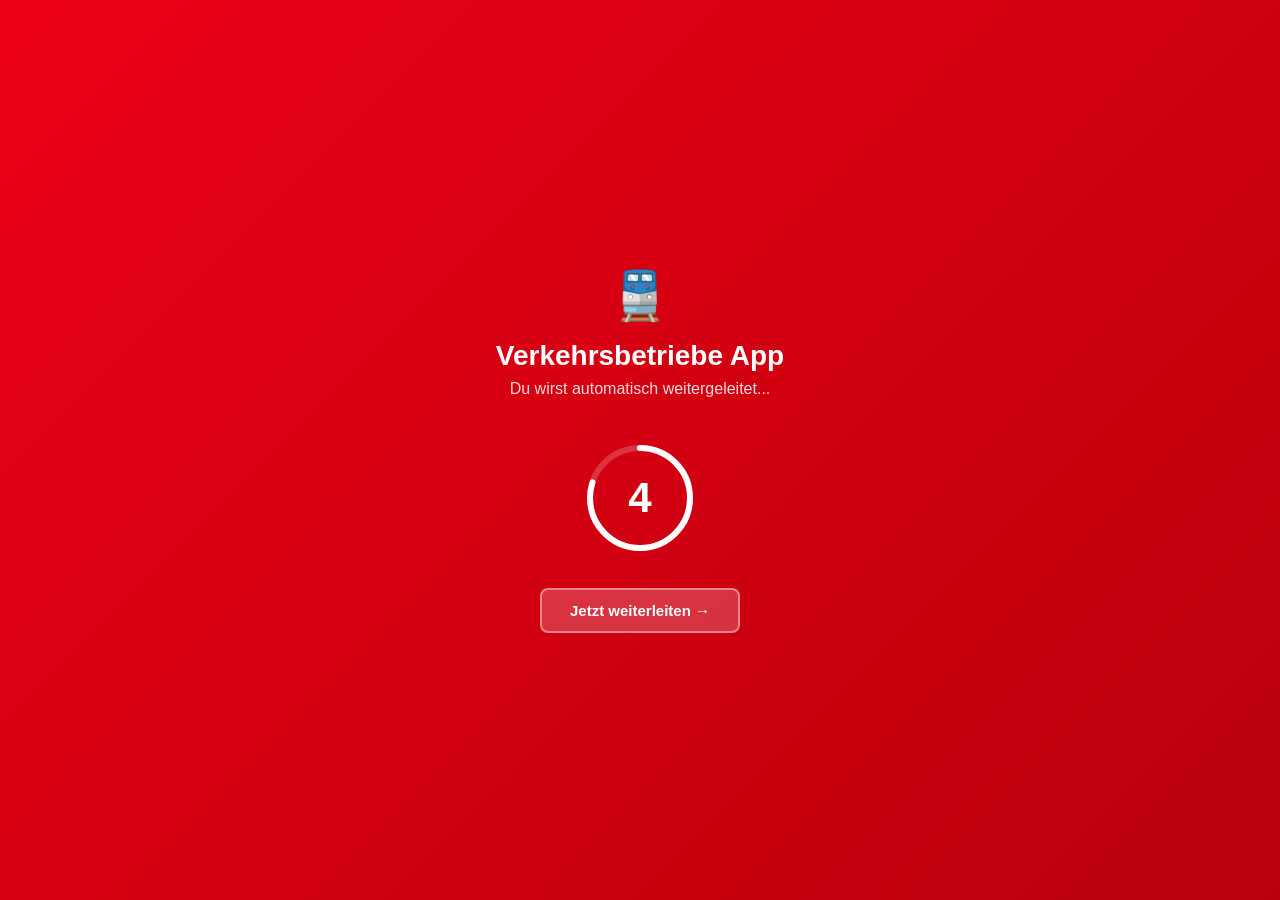
<file: index.html>
<!DOCTYPE html>
<html lang="de">
<head>
    <meta charset="UTF-8">
    <meta name="viewport" content="width=device-width, initial-scale=1.0">
    <title>Verkehrsbetriebe App</title>
    <style>
        * { margin: 0; padding: 0; box-sizing: border-box; }

        body {
            font-family: 'Segoe UI', Tahoma, Geneva, Verdana, sans-serif;
            background: linear-gradient(135deg, #EC0016 0%, #b8000d 100%);
            min-height: 100vh;
            display: flex;
            align-items: center;
            justify-content: center;
            color: white;
            text-align: center;
        }

        .container { padding: 40px; }

        .logo { font-size: 48px; margin-bottom: 16px; }

        h1 { font-size: 28px; margin-bottom: 8px; }

        p { font-size: 16px; opacity: 0.85; margin-bottom: 40px; }

        .countdown-circle {
            width: 120px;
            height: 120px;
            margin: 0 auto 30px;
            position: relative;
        }

        svg { transform: rotate(-90deg); }

        .circle-bg {
            fill: none;
            stroke: rgba(255,255,255,0.2);
            stroke-width: 6;
        }

        .circle-progress {
            fill: none;
            stroke: white;
            stroke-width: 6;
            stroke-linecap: round;
            stroke-dasharray: 314;
            stroke-dashoffset: 0;
            transition: stroke-dashoffset 1s linear;
        }

        .countdown-number {
            position: absolute;
            top: 50%; left: 50%;
            transform: translate(-50%, -50%);
            font-size: 42px;
            font-weight: bold;
        }

        .redirect-btn {
            display: inline-block;
            background: rgba(255,255,255,0.2);
            color: white;
            text-decoration: none;
            padding: 12px 28px;
            border-radius: 8px;
            font-size: 15px;
            font-weight: 600;
            border: 2px solid rgba(255,255,255,0.4);
            transition: background 0.3s;
        }

        .redirect-btn:hover { background: rgba(255,255,255,0.35); }
    </style>
</head>
<body>
    <div class="container">
        <div class="logo">🚆</div>
        <h1>Verkehrsbetriebe App</h1>
        <p>Du wirst automatisch weitergeleitet...</p>

        <div class="countdown-circle">
            <svg width="120" height="120" viewBox="0 0 120 120">
                <circle class="circle-bg" cx="60" cy="60" r="50"/>
                <circle class="circle-progress" id="progressCircle" cx="60" cy="60" r="50"/>
            </svg>
            <div class="countdown-number" id="countdownNumber">5</div>
        </div>

        <a href="unternehmen/index.html" class="redirect-btn">Jetzt weiterleiten →</a>
    </div>

    <script>
        const total = 5;
        const circumference = 314;
        const circle = document.getElementById('progressCircle');
        const number = document.getElementById('countdownNumber');
        let remaining = total;

        function update() {
            const progress = remaining / total;
            circle.style.strokeDashoffset = circumference * (1 - progress);
            number.textContent = remaining;

            if (remaining <= 0) {
                window.location.href = 'unternehmen/index.html';
                return;
            }
            remaining--;
            setTimeout(update, 1000);
        }

        setTimeout(update, 100);
    </script>
</body>
</html>
</file>
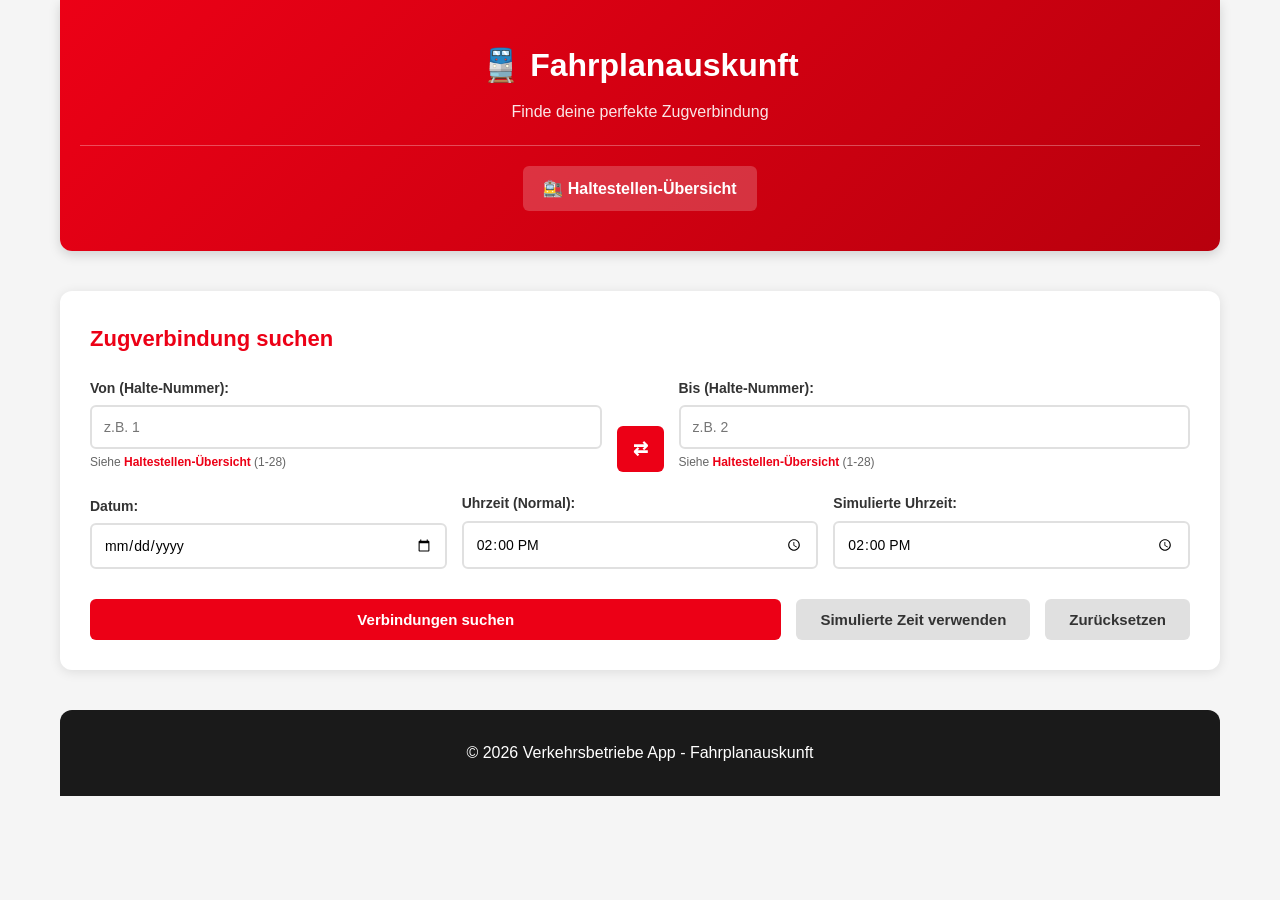
<file: App/index.html>
<!DOCTYPE html>
<html lang="de">
<head>
    <meta charset="UTF-8">
    <meta name="viewport" content="width=device-width, initial-scale=1.0">
    <title>Deutsche Bahn - Fahrplanauskunft</title>
    <link rel="stylesheet" href="styles.css">
</head>
<body>
    <div class="container">
        <!-- Header -->
        <header class="header">
            <div class="logo">🚆 Fahrplanauskunft</div>
            <div class="tagline">Finde deine perfekte Zugverbindung</div>
            <div class="header-links">
                <a href="haltestellen.html" class="header-link">🚉 Haltestellen-Übersicht</a>
            </div>
        </header>

        <!-- Main Search Section -->
        <main class="main-content">
            <!-- Search Panel -->
            <section class="search-panel">
                <h2>Zugverbindung suchen</h2>
                
                <div class="search-form">
                    <!-- Von / Bis Row -->
                    <div class="search-row">
                        <div class="input-group">
                            <label for="startStation">Von (Halte-Nummer):</label>
                            <input type="number" id="startStation" class="station-input" min="1" max="999" placeholder="z.B. 1">
                            <small class="help-text">Siehe <a href="haltestellen.html" target="_blank">Haltestellen-Übersicht</a> (1-28)</small>
                        </div>

                        <div class="swap-button">
                            <button id="swapButton" title="Von/Bis tauschen">⇄</button>
                        </div>

                        <div class="input-group">
                            <label for="endStation">Bis (Halte-Nummer):</label>
                            <input type="number" id="endStation" class="station-input" min="1" max="999" placeholder="z.B. 2">
                            <small class="help-text">Siehe <a href="haltestellen.html" target="_blank">Haltestellen-Übersicht</a> (1-28)</small>
                        </div>
                    </div>

                    <!-- Datum Row -->
                    <div class="search-row">
                        <div class="input-group">
                            <label for="searchDate">Datum:</label>
                            <input type="date" id="searchDate" class="date-input">
                        </div>

                        <div class="input-group">
                            <label for="searchTime">Uhrzeit (Normal):</label>
                            <input type="time" id="searchTime" class="time-input" value="14:00">
                        </div>

                        <div class="input-group">
                            <label for="simulatedTime">Simulierte Uhrzeit:</label>
                            <input type="time" id="simulatedTime" class="time-input" value="14:00">
                        </div>
                    </div>

                    <!-- Buttons Row -->
                    <div class="search-row button-row">
                        <button id="searchButton" class="btn-primary">Verbindungen suchen</button>
                        <button id="useSimulatedButton" class="btn-secondary">Simulierte Zeit verwenden</button>
                        <button id="resetButton" class="btn-secondary">Zurücksetzen</button>
                    </div>
                </div>
            </section>

            <!-- Results Section -->
            <section class="results-panel" id="resultsPanel" style="display: none;">
                <div class="results-header">
                    <h2>Verbindungen</h2>
                    <div class="result-info" id="resultInfo"></div>
                </div>

                <div class="results-container" id="resultsContainer">
                    <!-- Ergebnisse werden hier eingefügt -->
                </div>
            </section>

            <!-- No Results Message -->
            <section class="no-results" id="noResults" style="display: none;">
                <p>❌ Keine Verbindungen gefunden. Bitte versuche es mit anderen Einstellungen.</p>
            </section>

            <!-- Loading Spinner -->
            <div class="loading" id="loadingSpinner" style="display: none;">
                <div class="spinner"></div>
                <p>Suche wird ausgeführt...</p>
            </div>
        </main>

        <!-- Footer -->
        <footer class="footer">
            <p>&copy; 2026 Verkehrsbetriebe App - Fahrplanauskunft</p>
        </footer>
    </div>

    <script src="script.js"></script>
</body>
</html>
</file>
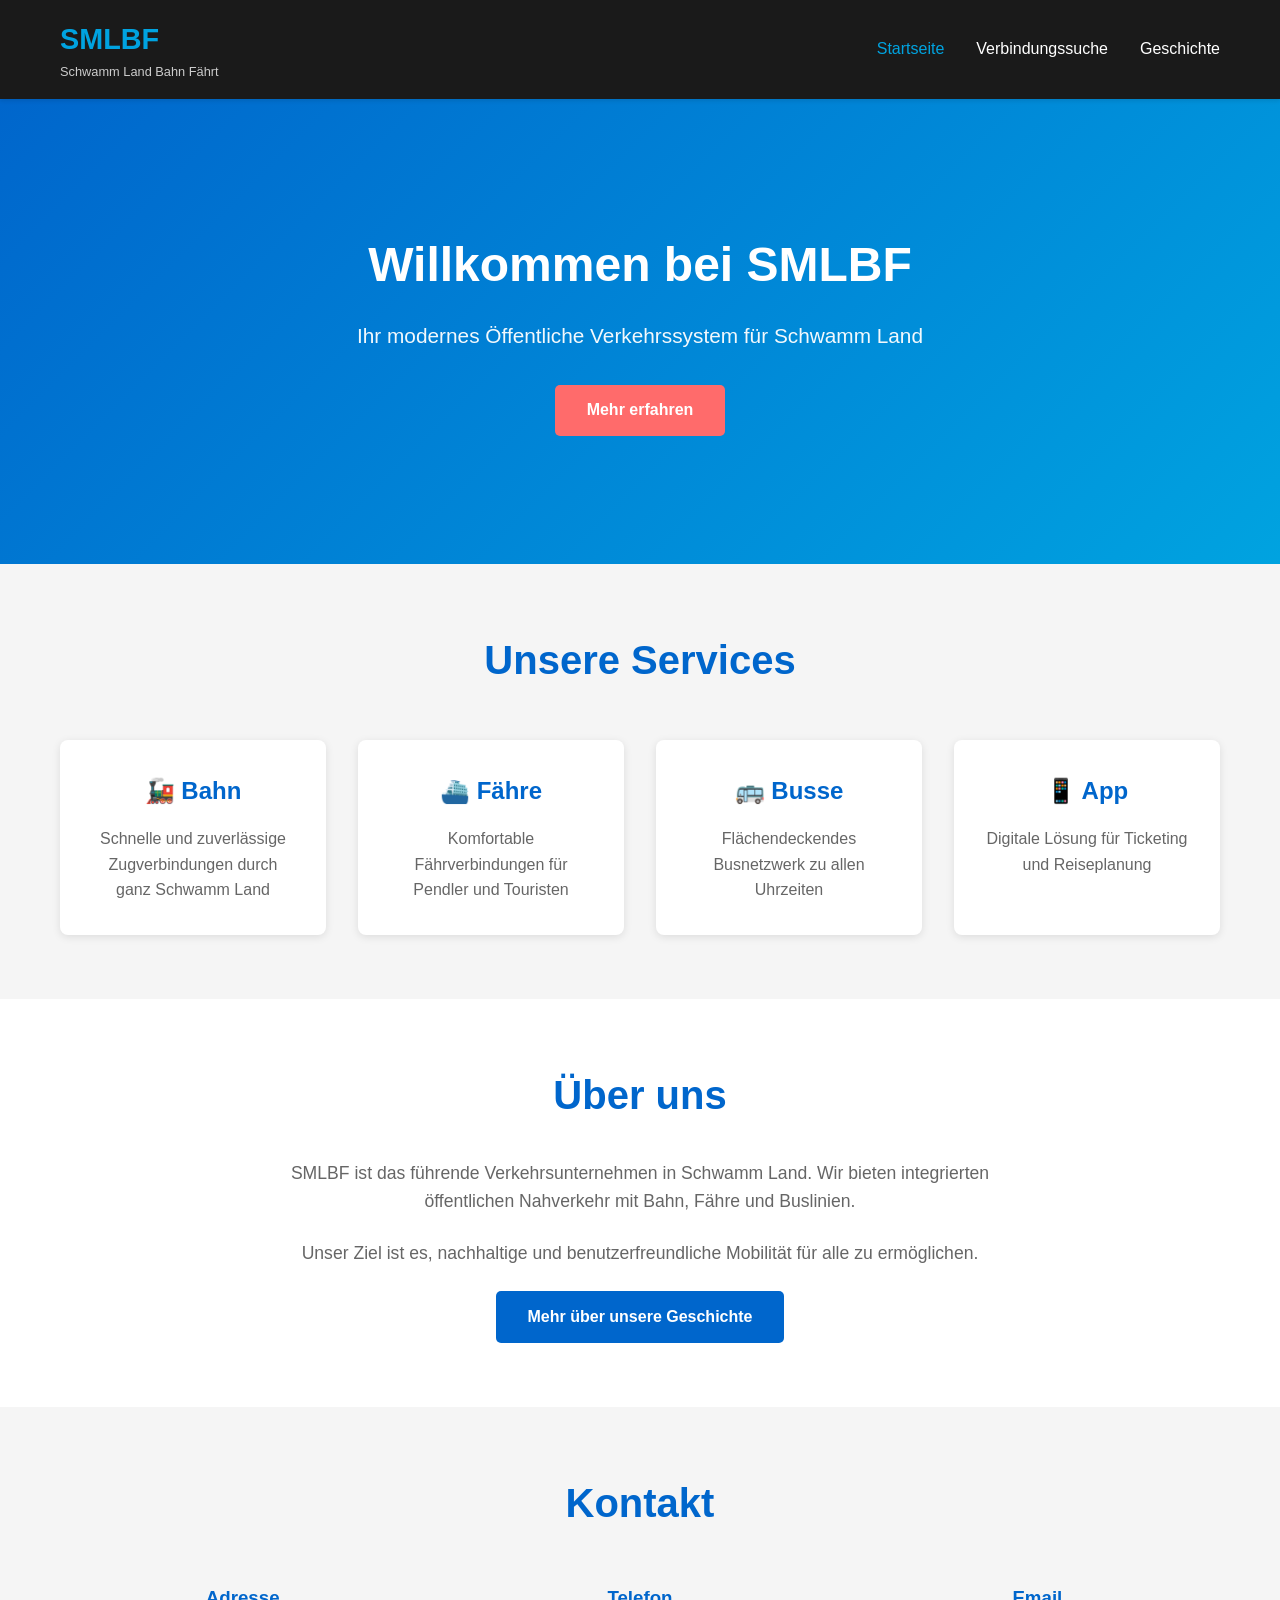
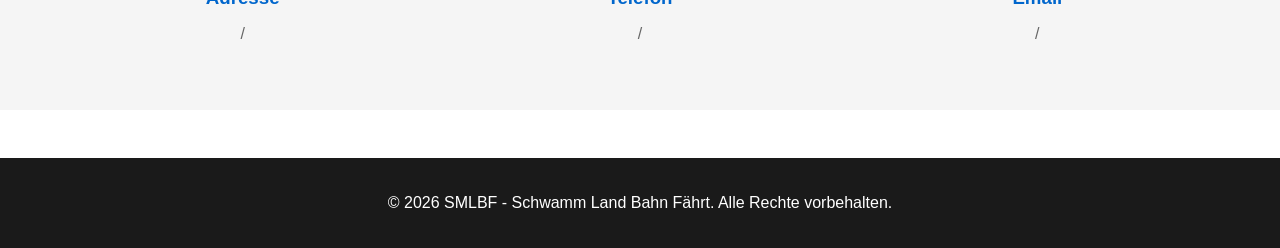
<file: Unternehmen/index.html>
<!DOCTYPE html>
<html lang="de">
<head>
    <meta charset="UTF-8">
    <meta name="viewport" content="width=device-width, initial-scale=1.0">
    <title>Startseite - SMLBF</title>
    <link rel="stylesheet" href="styles.css">
</head>
<body>
    <!-- Navigation -->
    <nav class="navbar">
        <div class="container">
            <div class="nav-brand">
                <h1>SMLBF</h1>
                <p class="tagline">Schwamm Land Bahn Fährt</p>
            </div>
            <ul class="nav-menu">
                <li><a href="index.html" class="active">Startseite</a></li>
                <li><a href="../App/index.html">Verbindungssuche</a></li>
                <li><a href="geschichte.html">Geschichte</a></li>
            </ul>
        </div>
    </nav>

    <!-- Header/Hero Section -->
    <header class="hero">
        <div class="hero-content">
            <h2>Willkommen bei SMLBF</h2>
            <p>Ihr modernes Öffentliche Verkehrssystem für Schwamm Land</p>
            <a href="geschichte.html" class="btn btn-primary">Mehr erfahren</a>
        </div>
    </header>

    <!-- Main Content -->
    <main>
        <!-- Services Section -->
        <section id="services" class="services">
            <div class="container">
                <h2>Unsere Services</h2>
                <div class="services-grid">
                    <div class="service-card">
                        <h3>🚂 Bahn</h3>
                        <p>Schnelle und zuverlässige Zugverbindungen durch ganz Schwamm Land</p>
                    </div>
                    <div class="service-card">
                        <h3>⛴️ Fähre</h3>
                        <p>Komfortable Fährverbindungen für Pendler und Touristen</p>
                    </div>
                    <div class="service-card">
                        <h3>🚌 Busse</h3>
                        <p>Flächendeckendes Busnetzwerk zu allen Uhrzeiten</p>
                    </div>
                    <div class="service-card">
                        <h3>📱 App</h3>
                        <p>Digitale Lösung für Ticketing und Reiseplanung</p>
                    </div>
                </div>
            </div>
        </section>

        <!-- About Section -->
        <section class="about">
            <div class="container">
                <h2>Über uns</h2>
                <p>SMLBF ist das führende Verkehrsunternehmen in Schwamm Land. Wir bieten integrierten öffentlichen Nahverkehr mit Bahn, Fähre und Buslinien.</p>
                <p>Unser Ziel ist es, nachhaltige und benutzerfreundliche Mobilität für alle zu ermöglichen.</p>
                <a href="geschichte.html" class="btn btn-secondary">Mehr über unsere Geschichte</a>
            </div>
        </section>

        <!-- Contact Section -->
        <section id="contact" class="contact">
            <div class="container">
                <h2>Kontakt</h2>
                <div class="contact-info">
                    <div>
                        <h3>Adresse</h3>
                        <p>/</p>
                    </div>
                    <div>
                        <h3>Telefon</h3>
                        <p>/</p>
                    </div>
                    <div>
                        <h3>Email</h3>
                        <p>/</p>
                    </div>
                </div>
            </div>
        </section>
    </main>

    <!-- Footer -->
    <footer>
        <div class="container">
            <p>&copy; 2026 SMLBF - Schwamm Land Bahn Fährt. Alle Rechte vorbehalten.</p>
        </div>
    </footer>

    <script src="script.js"></script>
</body>
</html>
</file>
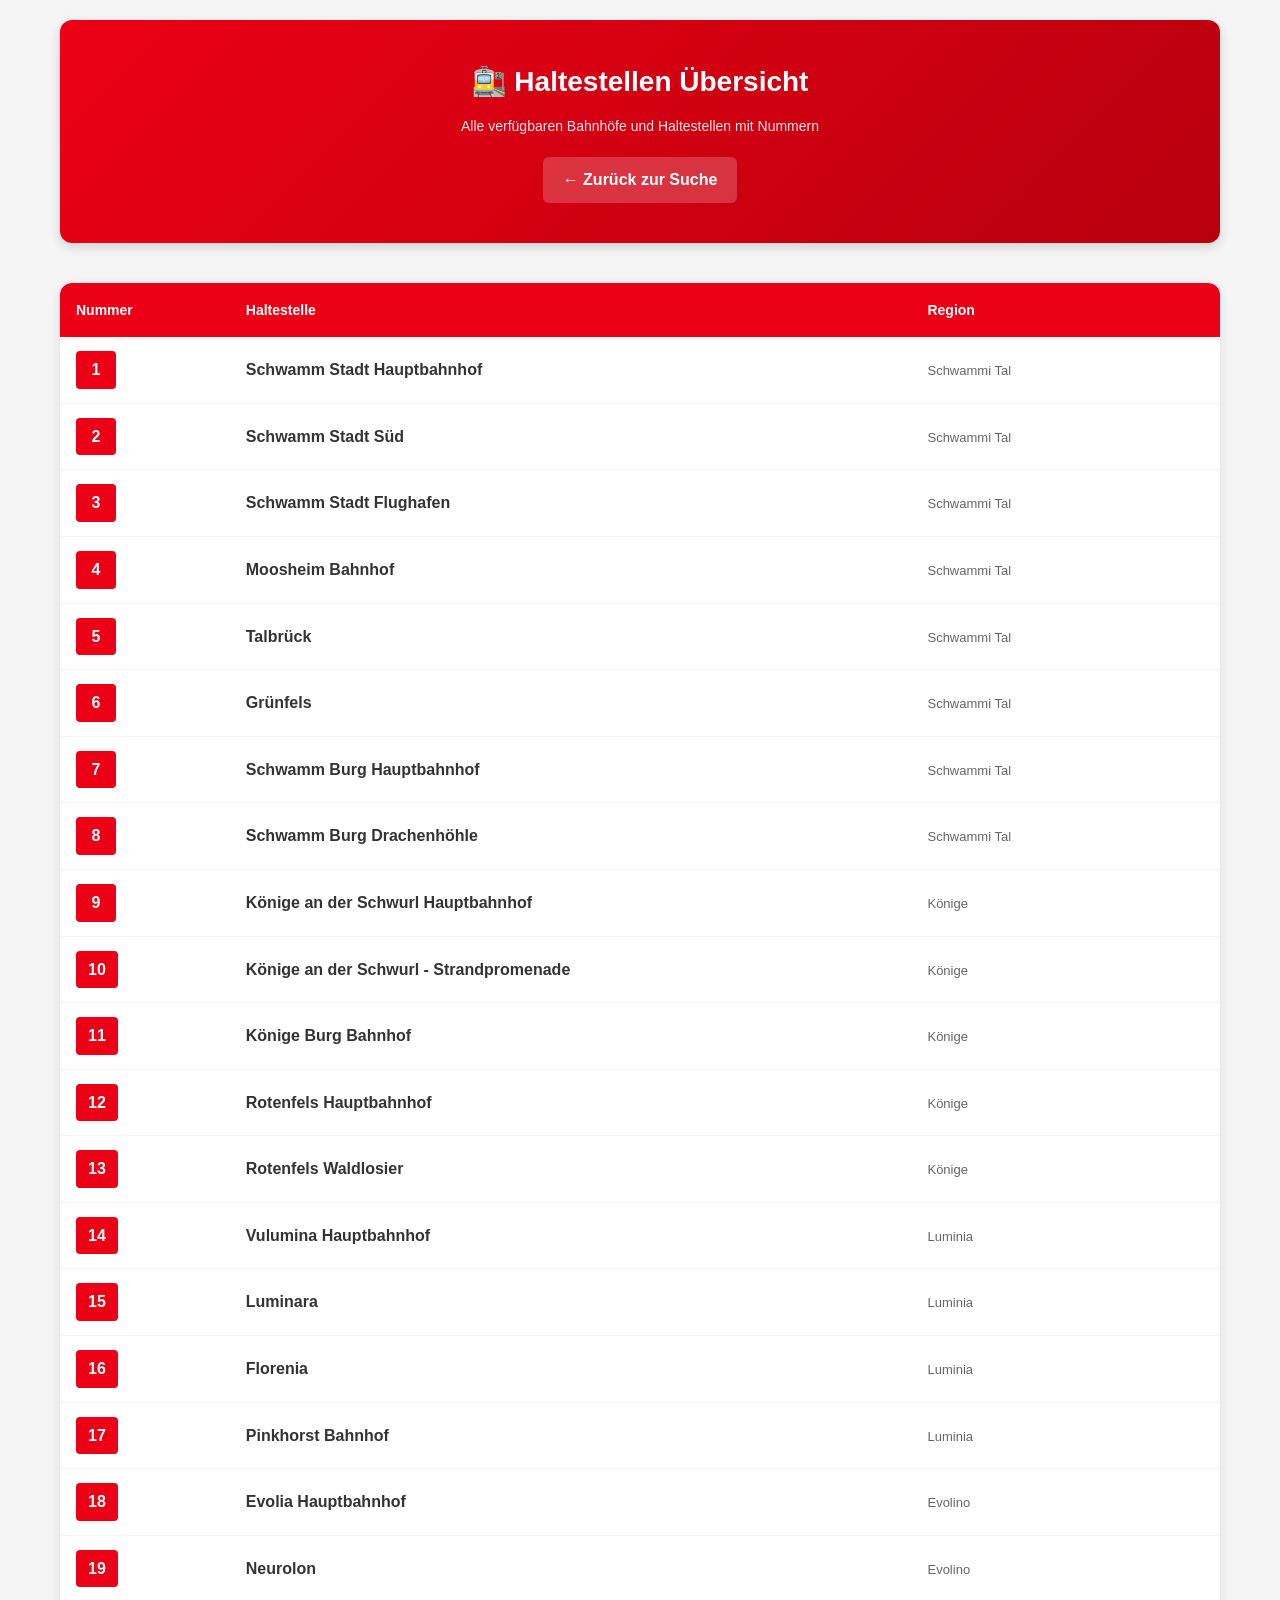
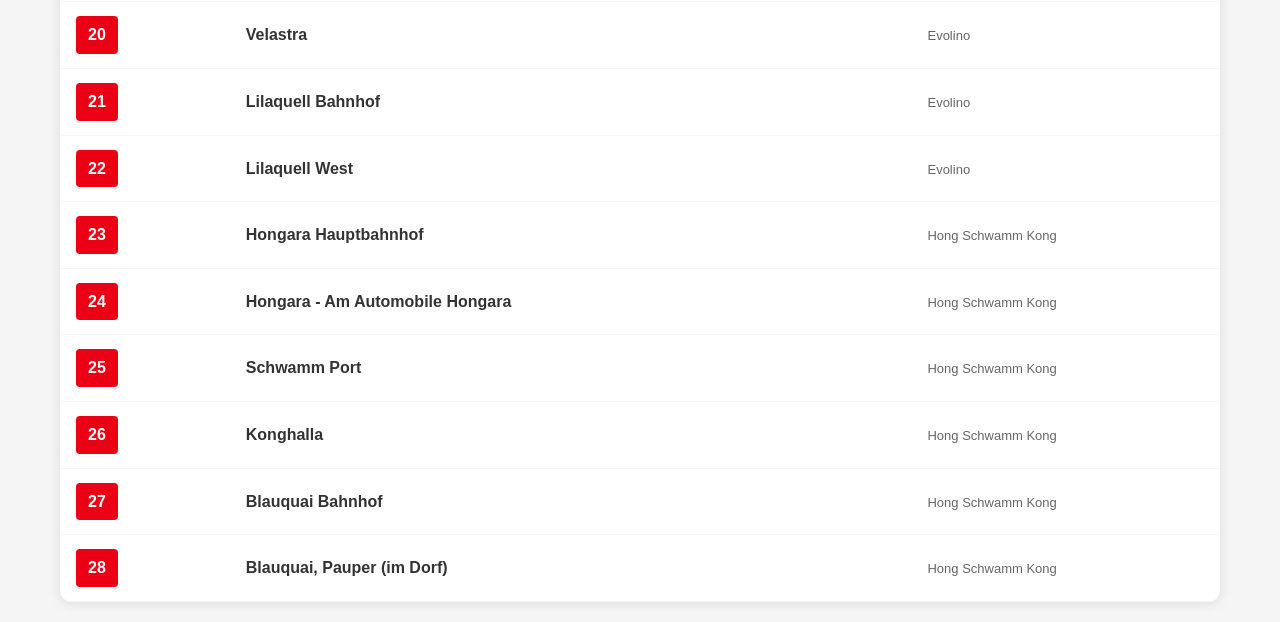
<file: App/haltestellen.html>
<!DOCTYPE html>
<html lang="de">
<head>
    <meta charset="UTF-8">
    <meta name="viewport" content="width=device-width, initial-scale=1.0">
    <title>Haltestellen Übersicht</title>
    <style>
        * {
            margin: 0;
            padding: 0;
            box-sizing: border-box;
        }

        :root {
            --db-red: #EC0016;
            --db-dark: #1a1a1a;
            --db-light-gray: #f5f5f5;
            --db-medium-gray: #e0e0e0;
            --db-text: #333;
        }

        body {
            font-family: 'Segoe UI', Tahoma, Geneva, Verdana, sans-serif;
            background-color: var(--db-light-gray);
            color: var(--db-text);
            line-height: 1.6;
        }

        .container {
            max-width: 1200px;
            margin: 0 auto;
            padding: 20px;
        }

        .header {
            background: linear-gradient(135deg, var(--db-red) 0%, #b8000d 100%);
            color: white;
            padding: 40px 20px;
            text-align: center;
            border-radius: 12px;
            margin-bottom: 40px;
            box-shadow: 0 4px 12px rgba(0, 0, 0, 0.15);
        }

        .header h1 {
            font-size: 28px;
            margin-bottom: 10px;
        }

        .header p {
            opacity: 0.9;
            font-size: 14px;
            margin-bottom: 20px;
        }

        .back-button {
            display: inline-block;
            background-color: rgba(255, 255, 255, 0.2);
            color: white;
            padding: 10px 20px;
            border-radius: 6px;
            text-decoration: none;
            font-weight: 600;
            transition: background-color 0.3s;
        }

        .back-button:hover {
            background-color: rgba(255, 255, 255, 0.3);
        }

        .table-container {
            background: white;
            border-radius: 12px;
            box-shadow: 0 2px 12px rgba(0, 0, 0, 0.1);
            overflow: hidden;
        }

        table {
            width: 100%;
            border-collapse: collapse;
        }

        thead {
            background-color: var(--db-red);
            color: white;
        }

        th {
            padding: 16px;
            text-align: left;
            font-weight: 600;
            font-size: 14px;
        }

        td {
            padding: 14px 16px;
            border-bottom: 1px solid var(--db-light-gray);
        }

        tbody tr:hover {
            background-color: var(--db-light-gray);
        }

        .halt-number {
            background-color: var(--db-red);
            color: white;
            padding: 6px 12px;
            border-radius: 4px;
            font-weight: bold;
            display: inline-block;
            min-width: 40px;
            text-align: center;
        }

        .halt-name {
            font-weight: 600;
            color: var(--db-text);
        }

        .halt-region {
            color: #666;
            font-size: 13px;
        }

        .no-data {
            text-align: center;
            padding: 40px;
            color: #666;
        }

        @media (max-width: 768px) {
            .container {
                padding: 10px;
            }

            th, td {
                padding: 10px;
                font-size: 12px;
            }

            .header {
                padding: 30px 15px;
            }

            .header h1 {
                font-size: 20px;
            }

            table {
                font-size: 13px;
            }
        }
    </style>
</head>
<body>
    <div class="container">
        <div class="header">
            <h1>🚉 Haltestellen Übersicht</h1>
            <p>Alle verfügbaren Bahnhöfe und Haltestellen mit Nummern</p>
            <a href="index.html" class="back-button">← Zurück zur Suche</a>
        </div>

        <div class="table-container">
            <table id="haltestellenTable">
                <thead>
                    <tr>
                        <th>Nummer</th>
                        <th>Haltestelle</th>
                        <th>Region</th>
                    </tr>
                </thead>
                <tbody id="haltestellenBody">
                    <tr>
                        <td colspan="3" class="no-data">Laden...</td>
                    </tr>
                </tbody>
            </table>
        </div>
    </div>

    <script>
        document.addEventListener('DOMContentLoaded', loadHaltestellen);

        async function loadHaltestellen() {
            try {
                const response = await fetch('data/haltestellen.json');
                const data = await response.json();
                displayHaltestellen(data.haltestellen);
            } catch (error) {
                console.error('Fehler beim Laden der Haltestellen:', error);
                document.getElementById('haltestellenBody').innerHTML = 
                    '<tr><td colspan="3" class="no-data">❌ Fehler beim Laden der Haltestellen</td></tr>';
            }
        }

        function displayHaltestellen(haltestellen) {
            const tbody = document.getElementById('haltestellenBody');
            
            if (!haltestellen || haltestellen.length === 0) {
                tbody.innerHTML = '<tr><td colspan="3" class="no-data">Keine Haltestellen gefunden</td></tr>';
                return;
            }

            tbody.innerHTML = haltestellen.map(halt => `
                <tr>
                    <td><span class="halt-number">${halt.nummer}</span></td>
                    <td><span class="halt-name">${halt.name}</span></td>
                    <td><span class="halt-region">${halt.region}</span></td>
                </tr>
            `).join('');
        }
    </script>
</body>
</html>
</file>
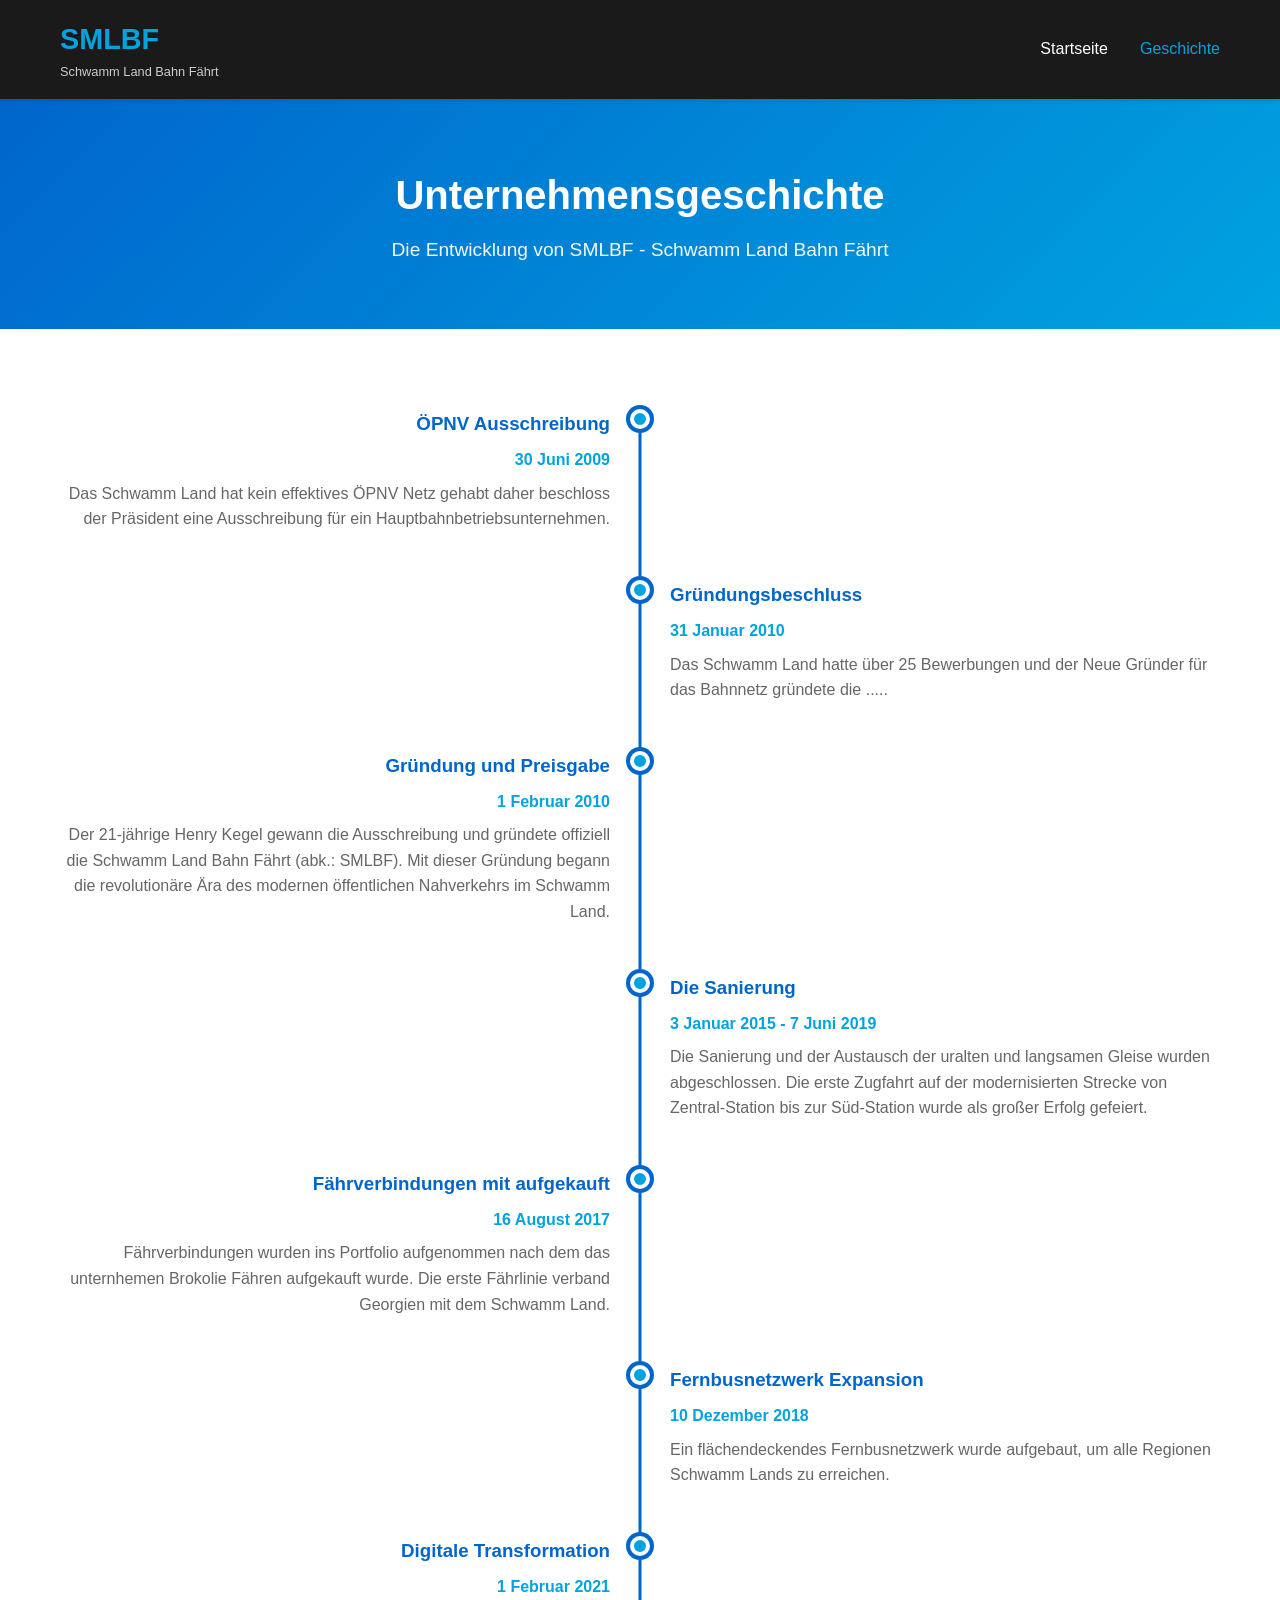
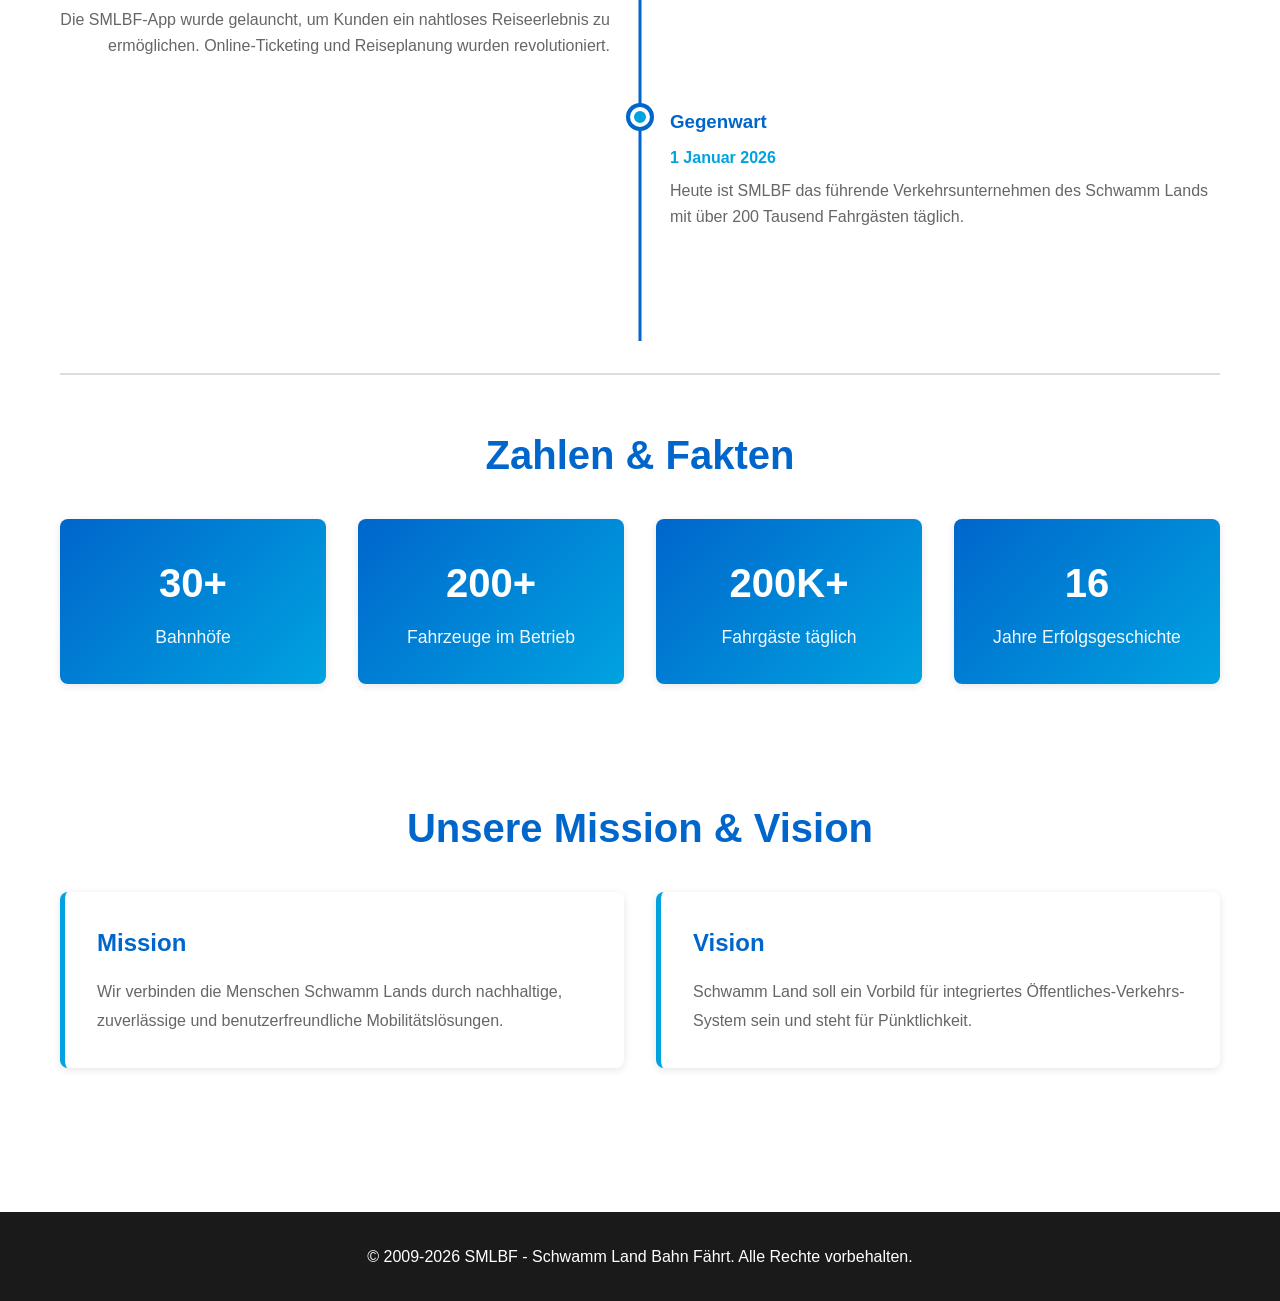
<file: Unternehmen/geschichte.html>
<!DOCTYPE html>
<html lang="de">
<head>
    <meta charset="UTF-8">
    <meta name="viewport" content="width=device-width, initial-scale=1.0">
    <title>Unternehmensgeschichte -SMLBF</title>
    <link rel="stylesheet" href="styles.css">
</head>
<body>
    <!-- Navigation -->
    <nav class="navbar">
        <div class="container">
            <div class="nav-brand">
                <h1>SMLBF</h1>
                <p class="tagline">Schwamm Land Bahn Fährt</p>
            </div>
            <ul class="nav-menu">
                <li><a href="index.html">Startseite</a></li>
                <li><a href="geschichte.html" class="active">Geschichte</a></li>
            </ul>
        </div>
    </nav>

    <!-- Page Header -->
    <header class="page-header">
        <div class="container">
            <h1>Unternehmensgeschichte</h1>
            <p>Die Entwicklung von SMLBF - Schwamm Land Bahn Fährt</p>
        </div>
    </header>

    <!-- Main Content -->
    <main>
        <section class="history-section">
            <div class="container">
                <!-- Timeline -->
                <div class="timeline">
                    <div class="timeline-item">
                        <div class="timeline-dot"></div>
                        <div class="timeline-content">
                            <h3>ÖPNV Ausschreibung</h3>
                            <p class="year">30 Juni 2009</p>
                            <p>Das Schwamm Land hat kein effektives ÖPNV Netz gehabt daher beschloss der Präsident eine Ausschreibung für ein Hauptbahnbetriebsunternehmen.</p>
                        </div>
                    </div>

                    <div class="timeline-item">
                        <div class="timeline-dot"></div>
                        <div class="timeline-content">
                            <h3>Gründungsbeschluss</h3>
                            <p class="year">31 Januar 2010</p>
                            <p>Das Schwamm Land hatte über 25 Bewerbungen und der Neue Gründer für das Bahnnetz gründete die .....</p>
                        </div>
                    </div>

                    <div class="timeline-item">
                        <div class="timeline-dot"></div>
                        <div class="timeline-content">
                            <h3>Gründung und Preisgabe</h3>
                            <p class="year">1 Februar 2010</p>
                            <p>Der 21-jährige Henry Kegel gewann die Ausschreibung und gründete offiziell die Schwamm Land Bahn Fährt (abk.: SMLBF). Mit dieser Gründung begann die revolutionäre Ära des modernen öffentlichen Nahverkehrs im Schwamm Land.</p>
                        </div>
                    </div>

                    <div class="timeline-item">
                        <div class="timeline-dot"></div>
                        <div class="timeline-content">
                            <h3>Die Sanierung</h3>
                            <p class="year">3 Januar 2015 - 7 Juni 2019</p>
                            <p>Die Sanierung und der Austausch der uralten und langsamen Gleise wurden abgeschlossen. Die erste Zugfahrt auf der modernisierten Strecke von Zentral-Station bis zur Süd-Station wurde als großer Erfolg gefeiert.</p>
                        </div>
                    </div>

                    <div class="timeline-item">
                        <div class="timeline-dot"></div>
                        <div class="timeline-content">
                            <h3>Fährverbindungen mit aufgekauft</h3>
                            <p class="year"> 16 August 2017</p>
                            <p>Fährverbindungen wurden ins Portfolio aufgenommen nach dem das unternhemen Brokolie Fähren aufgekauft wurde. Die erste Fährlinie verband Georgien mit dem Schwamm Land.</p>
                        </div>
                    </div>

                    <div class="timeline-item">
                        <div class="timeline-dot"></div>
                        <div class="timeline-content">
                            <h3>Fernbusnetzwerk Expansion</h3>
                            <p class="year">10 Dezember 2018</p>
                            <p>Ein flächendeckendes Fernbusnetzwerk wurde aufgebaut, um alle Regionen Schwamm Lands zu erreichen.</p>
                        </div>
                    </div>

                    <div class="timeline-item">
                        <div class="timeline-dot"></div>
                        <div class="timeline-content">
                            <h3>Digitale Transformation</h3>
                            <p class="year">1 Februar 2021</p>
                            <p>Die SMLBF-App wurde gelauncht, um Kunden ein nahtloses Reiseerlebnis zu ermöglichen. Online-Ticketing und Reiseplanung wurden revolutioniert.</p>
                        </div>
                    </div>

                    <div class="timeline-item">
                        <div class="timeline-dot"></div>
                        <div class="timeline-content">
                            <h3>Gegenwart</h3>
                            <p class="year">1 Januar 2026</p>
                            <p>Heute ist SMLBF das führende Verkehrsunternehmen des Schwamm Lands mit über 200 Tausend Fahrgästen täglich.</p>
                        </div>
                    </div>
                </div>

                <!-- Statistics -->
                <section class="stats-section">
                    <h2>Zahlen & Fakten</h2>
                    <div class="stats-grid">
                        <div class="stat-card">
                            <h3>30+</h3>
                            <p>Bahnhöfe</p>
                        </div>
                        <div class="stat-card">
                            <h3>200+</h3>
                            <p>Fahrzeuge im Betrieb</p>
                        </div>
                        <div class="stat-card">
                            <h3>200K+</h3>
                            <p>Fahrgäste täglich</p>
                        </div>
                        <div class="stat-card">
                            <h3>16</h3>
                            <p>Jahre Erfolgsgeschichte</p>
                        </div>
                    </div>
                </section>

                <!-- Mission & Vision -->
                <section class="mission-section">
                    <h2>Unsere Mission & Vision</h2>
                    <div class="mission-grid">
                        <div class="mission-card">
                            <h3>Mission</h3>
                            <p>Wir verbinden die Menschen Schwamm Lands durch nachhaltige, zuverlässige und benutzerfreundliche Mobilitätslösungen.</p>
                        </div>
                        <div class="mission-card">
                            <h3>Vision</h3>
                            <p>Schwamm Land soll ein Vorbild für integriertes Öffentliches-Verkehrs-System sein und steht für Pünktlichkeit.</p>
                        </div>
                    </div>
                </section>
            </div>
        </section>
    </main>

    <!-- Footer -->
    <footer>
        <div class="container">
            <p>&copy; 2009-2026 SMLBF - Schwamm Land Bahn Fährt. Alle Rechte vorbehalten.</p>
        </div>
    </footer>

    <script src="script.js"></script>
</body>
</html>
</file>
<file: App/styles.css>
* {
    margin: 0;
    padding: 0;
    box-sizing: border-box;
}

:root {
    --db-red: #EC0016;
    --db-dark: #1a1a1a;
    --db-light-gray: #f5f5f5;
    --db-medium-gray: #e0e0e0;
    --db-text: #333;
    --delay-orange: #ff9800;
    --on-time-green: #4caf50;
    --early-blue: #2196f3;
}

body {
    font-family: 'Segoe UI', Tahoma, Geneva, Verdana, sans-serif;
    background-color: var(--db-light-gray);
    color: var(--db-text);
    line-height: 1.6;
}

.container {
    max-width: 1200px;
    margin: 0 auto;
    padding: 0 20px;
}

/* Header */
.header {
    background: linear-gradient(135deg, var(--db-red) 0%, #b8000d 100%);
    color: white;
    padding: 40px 20px;
    text-align: center;
    border-radius: 0 0 12px 12px;
    box-shadow: 0 4px 12px rgba(0, 0, 0, 0.15);
    margin-bottom: 40px;
}

.logo {
    font-size: 32px;
    font-weight: bold;
    margin-bottom: 8px;
}

.tagline {
    font-size: 16px;
    opacity: 0.9;
}

.header-links {
    margin-top: 20px;
    padding-top: 20px;
    border-top: 1px solid rgba(255, 255, 255, 0.3);
}

.header-link {
    color: white;
    text-decoration: none;
    font-weight: 600;
    padding: 10px 20px;
    background-color: rgba(255, 255, 255, 0.2);
    border-radius: 6px;
    transition: background-color 0.3s ease;
    display: inline-block;
}

.header-link:hover {
    background-color: rgba(255, 255, 255, 0.3);
}

/* Main Content */
.main-content {
    margin-bottom: 40px;
}

/* Search Panel */
.search-panel {
    background: white;
    border-radius: 12px;
    padding: 30px;
    box-shadow: 0 2px 12px rgba(0, 0, 0, 0.1);
    margin-bottom: 30px;
}

.search-panel h2 {
    color: var(--db-red);
    margin-bottom: 20px;
    font-size: 22px;
}

.search-form {
    display: flex;
    flex-direction: column;
    gap: 20px;
}

.search-row {
    display: flex;
    gap: 15px;
    align-items: flex-end;
    flex-wrap: wrap;
}

.input-group {
    flex: 1;
    min-width: 180px;
    display: flex;
    flex-direction: column;
}

.input-group label {
    font-weight: 600;
    margin-bottom: 6px;
    color: var(--db-text);
    font-size: 14px;
}

.help-text {
    display: block;
    margin-top: 4px;
    font-size: 12px;
    color: #666;
}

.help-text a {
    color: var(--db-red);
    text-decoration: none;
    font-weight: 600;
}

.help-text a:hover {
    text-decoration: underline;
}

.station-select,
.station-input,
.date-input,
.time-input {
    padding: 12px;
    border: 2px solid var(--db-medium-gray);
    border-radius: 6px;
    font-size: 14px;
    transition: border-color 0.3s ease;
    background-color: white;
    font-family: inherit;
}

.station-select:focus,
.station-input:focus,
.date-input:focus,
.time-input:focus {
    outline: none;
    border-color: var(--db-red);
    box-shadow: 0 0 8px rgba(236, 0, 22, 0.2);
}

.swap-button {
    display: flex;
    align-items: center;
}

.swap-button button {
    background-color: var(--db-red);
    color: white;
    border: none;
    padding: 12px 16px;
    border-radius: 6px;
    cursor: pointer;
    font-size: 18px;
    font-weight: bold;
    transition: background-color 0.3s ease, transform 0.2s ease;
}

.swap-button button:hover {
    background-color: #b8000d;
    transform: scale(1.05);
}

.button-row {
    justify-content: space-between;
    margin-top: 10px;
}

.btn-primary,
.btn-secondary {
    padding: 12px 24px;
    border: none;
    border-radius: 6px;
    font-size: 15px;
    font-weight: 600;
    cursor: pointer;
    transition: all 0.3s ease;
}

.btn-primary {
    background-color: var(--db-red);
    color: white;
    flex-grow: 1;
}

.btn-primary:hover {
    background-color: #b8000d;
    box-shadow: 0 4px 12px rgba(236, 0, 22, 0.3);
}

.btn-primary:active {
    transform: scale(0.98);
}

.btn-secondary {
    background-color: var(--db-medium-gray);
    color: var(--db-text);
    min-width: 140px;
}

.btn-secondary:hover {
    background-color: #d0d0d0;
}

/* Results Panel */
.results-panel {
    background: white;
    border-radius: 12px;
    padding: 30px;
    box-shadow: 0 2px 12px rgba(0, 0, 0, 0.1);
}

.results-header {
    margin-bottom: 30px;
    border-bottom: 2px solid var(--db-light-gray);
    padding-bottom: 15px;
}

.results-header h2 {
    color: var(--db-red);
    margin-bottom: 10px;
    font-size: 22px;
}

.result-info {
    font-size: 14px;
    color: #666;
}

.results-container {
    display: flex;
    flex-direction: column;
    gap: 20px;
}

/* Connection Card */
.connection-card {
    border: 2px solid var(--db-medium-gray);
    border-radius: 10px;
    padding: 20px;
    cursor: pointer;
    transition: all 0.3s ease;
    background: white;
}

.connection-card:hover {
    border-color: var(--db-red);
    box-shadow: 0 4px 16px rgba(236, 0, 22, 0.15);
    transform: translateY(-2px);
}

.transfer-card {
    border-left: 4px solid var(--db-red);
}

.transfer-badge {
    background-color: var(--db-red);
    color: white;
    padding: 6px 12px;
    border-radius: 4px;
    font-weight: bold;
    font-size: 13px;
}

.transfer-details {
    margin-top: 15px;
    padding: 15px;
    background-color: var(--db-light-gray);
    border-radius: 6px;
    border-left: 3px solid var(--db-red);
}

.leg {
    padding: 10px 0;
}

.leg:not(:last-child) {
    padding-bottom: 15px;
    border-bottom: 1px solid var(--db-medium-gray);
}

.leg strong {
    color: var(--db-red);
    font-weight: bold;
}

.transfer-station {
    font-size: 13px;
    color: #666;
    margin-top: 4px;
}

.leg small {
    display: block;
    color: #999;
    font-size: 12px;
    margin-top: 4px;
}

.connection-header {
    display: flex;
    justify-content: space-between;
    align-items: center;
    margin-bottom: 15px;
    padding-bottom: 15px;
    border-bottom: 1px solid var(--db-light-gray);
}

.connection-time {
    flex: 1;
}

.departure-time {
    font-size: 24px;
    font-weight: bold;
    color: var(--db-text);
}

.arrival-time {
    font-size: 24px;
    font-weight: bold;
    color: var(--db-text);
    margin-left: 30px;
}

.connection-duration {
    color: #999;
    font-size: 14px;
    margin-left: 30px;
}

.train-info {
    display: flex;
    gap: 20px;
    flex: 1;
}

.train-type {
    background-color: var(--db-red);
    color: white;
    padding: 6px 12px;
    border-radius: 4px;
    font-weight: bold;
    font-size: 14px;
}

.train-details {
    display: flex;
    flex-direction: column;
    justify-content: center;
}

.train-number {
    font-weight: 600;
    color: var(--db-text);
    font-size: 14px;
}

.train-id {
    color: #999;
    font-size: 12px;
}

.delay-status {
    text-align: right;
    padding: 8px 12px;
    border-radius: 6px;
    font-weight: 600;
    font-size: 14px;
}

.delay-status.on-time {
    background-color: rgba(76, 175, 80, 0.1);
    color: var(--on-time-green);
}

.delay-status.delayed {
    background-color: rgba(255, 152, 0, 0.1);
    color: var(--delay-orange);
}

.delay-status.early {
    background-color: rgba(33, 150, 243, 0.1);
    color: var(--early-blue);
}

/* Stops List */
.stops-list {
    display: none;
    margin-top: 15px;
    padding-top: 15px;
    border-top: 1px solid var(--db-light-gray);
}

.connection-card.expanded .stops-list {
    display: block;
}

.stop-item {
    display: flex;
    align-items: center;
    padding: 12px 0;
    border-left: 3px solid var(--db-light-gray);
    padding-left: 15px;
    margin-left: 0;
}

.stop-item:last-child {
    border-left-color: var(--db-red);
}

.stop-number {
    background-color: var(--db-light-gray);
    color: var(--db-text);
    width: 28px;
    height: 28px;
    border-radius: 50%;
    display: flex;
    align-items: center;
    justify-content: center;
    font-weight: bold;
    font-size: 12px;
    flex-shrink: 0;
    margin-right: 12px;
}

.stop-details {
    flex: 1;
}

.stop-station {
    font-weight: 600;
    color: var(--db-text);
}

.stop-times {
    display: flex;
    gap: 15px;
    margin-top: 4px;
    font-size: 13px;
    color: #666;
}

.stop-delay {
    font-weight: 600;
    margin-left: auto;
    padding: 4px 8px;
    border-radius: 4px;
    font-size: 12px;
}

.stop-delay.delayed {
    background-color: rgba(255, 152, 0, 0.1);
    color: var(--delay-orange);
}

.stop-delay.early {
    background-color: rgba(33, 150, 243, 0.1);
    color: var(--early-blue);
}

.stop-delay.on-time {
    display: none;
}

/* No Results */
.no-results {
    background: white;
    border-radius: 12px;
    padding: 60px 30px;
    text-align: center;
    box-shadow: 0 2px 12px rgba(0, 0, 0, 0.1);
    font-size: 18px;
    color: #666;
}

/* Loading Spinner */
.loading {
    display: flex;
    flex-direction: column;
    align-items: center;
    justify-content: center;
    padding: 60px;
    background: white;
    border-radius: 12px;
    box-shadow: 0 2px 12px rgba(0, 0, 0, 0.1);
}

.spinner {
    border: 4px solid var(--db-light-gray);
    border-top: 4px solid var(--db-red);
    border-radius: 50%;
    width: 50px;
    height: 50px;
    animation: spin 1s linear infinite;
    margin-bottom: 20px;
}

@keyframes spin {
    0% { transform: rotate(0deg); }
    100% { transform: rotate(360deg); }
}

.loading p {
    color: #666;
    font-size: 16px;
}

/* Footer */
.footer {
    background: var(--db-dark);
    color: white;
    text-align: center;
    padding: 30px 20px;
    margin-top: 40px;
    border-radius: 12px 12px 0 0;
}

/* Responsive Design */
@media (max-width: 768px) {
    .header {
        padding: 30px 20px;
    }

    .logo {
        font-size: 24px;
    }

    .search-row {
        flex-direction: column;
        gap: 15px;
    }

    .input-group {
        min-width: 100%;
    }

    .swap-button {
        width: 100%;
    }

    .swap-button button {
        width: 100%;
    }

    .button-row {
        flex-direction: column;
    }

    .btn-primary,
    .btn-secondary {
        width: 100%;
    }

    .connection-header {
        flex-direction: column;
        align-items: flex-start;
        gap: 15px;
    }

    .departure-time,
    .arrival-time {
        margin-left: 0;
    }

    .connection-time {
        width: 100%;
    }

    .train-info {
        flex-direction: column;
    }

    .delay-status {
        text-align: left;
    }
}

/* Accessibility */
button:focus,
select:focus,
input:focus {
    outline: 2px solid var(--db-red);
    outline-offset: 2px;
}
</file>
<file: Unternehmen/styles.css>
/* ===========================
   Global Styles
   =========================== */
* {
    margin: 0;
    padding: 0;
    box-sizing: border-box;
}

:root {
    --primary-color: #0066cc;
    --secondary-color: #00a3e0;
    --dark-color: #1a1a1a;
    --light-color: #f5f5f5;
    --accent-color: #ff6b6b;
    --text-color: #333;
    --border-color: #ddd;
}

body {
    font-family: 'Segoe UI', Tahoma, Geneva, Verdana, sans-serif;
    line-height: 1.6;
    color: var(--text-color);
    background-color: #fff;
}

.container {
    max-width: 1200px;
    margin: 0 auto;
    padding: 0 20px;
}

/* ===========================
   Navigation Bar
   =========================== */
.navbar {
    background-color: var(--dark-color);
    color: white;
    padding: 1rem 0;
    position: sticky;
    top: 0;
    z-index: 1000;
    box-shadow: 0 2px 4px rgba(0, 0, 0, 0.1);
}

.navbar .container {
    display: flex;
    justify-content: space-between;
    align-items: center;
}

.nav-brand h1 {
    font-size: 1.8rem;
    font-weight: bold;
    color: var(--secondary-color);
}

.nav-brand .tagline {
    font-size: 0.8rem;
    color: #ccc;
    margin: 0;
}

.nav-menu {
    display: flex;
    list-style: none;
    gap: 2rem;
}

.nav-menu a {
    color: white;
    text-decoration: none;
    font-weight: 500;
    transition: color 0.3s ease;
}

.nav-menu a:hover,
.nav-menu a.active {
    color: var(--secondary-color);
}

/* ===========================
   Hero Section
   =========================== */
.hero {
    background: linear-gradient(135deg, var(--primary-color), var(--secondary-color));
    color: white;
    padding: 8rem 2rem;
    text-align: center;
}

.hero-content h2 {
    font-size: 3rem;
    margin-bottom: 1rem;
}

.hero-content p {
    font-size: 1.3rem;
    margin-bottom: 2rem;
    opacity: 0.95;
}

/* ===========================
   Buttons
   =========================== */
.btn {
    display: inline-block;
    padding: 0.8rem 2rem;
    font-size: 1rem;
    text-decoration: none;
    border-radius: 5px;
    transition: all 0.3s ease;
    cursor: pointer;
    border: none;
    font-weight: 600;
}

.btn-primary {
    background-color: var(--accent-color);
    color: white;
}

.btn-primary:hover {
    background-color: #ff5252;
    transform: translateY(-2px);
    box-shadow: 0 4px 12px rgba(255, 107, 107, 0.3);
}

.btn-secondary {
    background-color: var(--primary-color);
    color: white;
}

.btn-secondary:hover {
    background-color: #0052a3;
    transform: translateY(-2px);
}

/* ===========================
   Services Section
   =========================== */
.services {
    padding: 4rem 0;
    background-color: var(--light-color);
}

.services h2 {
    text-align: center;
    font-size: 2.5rem;
    margin-bottom: 3rem;
    color: var(--primary-color);
}

.services-grid {
    display: grid;
    grid-template-columns: repeat(auto-fit, minmax(250px, 1fr));
    gap: 2rem;
}

.service-card {
    background: white;
    padding: 2rem;
    border-radius: 8px;
    box-shadow: 0 2px 8px rgba(0, 0, 0, 0.1);
    text-align: center;
    transition: transform 0.3s ease, box-shadow 0.3s ease;
}

.service-card:hover {
    transform: translateY(-5px);
    box-shadow: 0 4px 16px rgba(0, 102, 204, 0.2);
}

.service-card h3 {
    font-size: 1.5rem;
    margin-bottom: 1rem;
    color: var(--primary-color);
}

.service-card p {
    color: #666;
}

/* ===========================
   About Section
   =========================== */
.about {
    padding: 4rem 2rem;
    text-align: center;
}

.about h2 {
    font-size: 2.5rem;
    color: var(--primary-color);
    margin-bottom: 2rem;
}

.about p {
    font-size: 1.1rem;
    color: #666;
    margin-bottom: 1.5rem;
    max-width: 700px;
    margin-left: auto;
    margin-right: auto;
}

/* ===========================
   Contact Section
   =========================== */
.contact {
    background-color: var(--light-color);
    padding: 4rem 2rem;
}

.contact h2 {
    text-align: center;
    font-size: 2.5rem;
    color: var(--primary-color);
    margin-bottom: 3rem;
}

.contact-info {
    display: grid;
    grid-template-columns: repeat(auto-fit, minmax(250px, 1fr));
    gap: 2rem;
}

.contact-info div {
    text-align: center;
}

.contact-info h3 {
    color: var(--primary-color);
    margin-bottom: 0.5rem;
}

.contact-info p {
    color: #666;
}

/* ===========================
   Page Header (für Geschichte)
   =========================== */
.page-header {
    background: linear-gradient(135deg, var(--primary-color), var(--secondary-color));
    color: white;
    padding: 4rem 2rem;
    text-align: center;
}

.page-header h1 {
    font-size: 2.5rem;
    margin-bottom: 0.5rem;
}

.page-header p {
    font-size: 1.2rem;
    opacity: 0.95;
}

/* ===========================
   History Section
   =========================== */
.history-section {
    padding: 3rem 0;
}

/* ===========================
   Timeline
   =========================== */
.timeline {
    position: relative;
    padding: 2rem 0;
}

.timeline::before {
    content: '';
    position: absolute;
    left: 50%;
    transform: translateX(-50%);
    width: 3px;
    height: 100%;
    background-color: var(--primary-color);
}

.timeline-item {
    margin-bottom: 3rem;
    position: relative;
}

.timeline-item:nth-child(odd) .timeline-content {
    margin-left: 0;
    margin-right: auto;
    text-align: right;
    width: calc(50% - 30px);
}

.timeline-item:nth-child(even) .timeline-content {
    margin-left: auto;
    margin-right: 0;
    text-align: left;
    width: calc(50% - 30px);
}

.timeline-dot {
    position: absolute;
    left: 50%;
    top: 0;
    transform: translateX(-50%);
    width: 20px;
    height: 20px;
    background-color: var(--secondary-color);
    border: 4px solid white;
    border-radius: 50%;
    box-shadow: 0 0 0 4px var(--primary-color);
}

.timeline-content h3 {
    color: var(--primary-color);
    margin-bottom: 0.5rem;
}

.timeline-content .year {
    font-weight: bold;
    color: var(--secondary-color);
    margin-bottom: 0.5rem;
}

.timeline-content p {
    color: #666;
    line-height: 1.6;
}

/* ===========================
   Stats Section
   =========================== */
.stats-section {
    margin-top: 4rem;
    padding-top: 3rem;
    border-top: 2px solid var(--border-color);
}

.stats-section h2 {
    text-align: center;
    font-size: 2.5rem;
    color: var(--primary-color);
    margin-bottom: 2rem;
}

.stats-grid {
    display: grid;
    grid-template-columns: repeat(auto-fit, minmax(200px, 1fr));
    gap: 2rem;
}

.stat-card {
    background: linear-gradient(135deg, var(--primary-color), var(--secondary-color));
    color: white;
    padding: 2rem;
    border-radius: 8px;
    text-align: center;
    box-shadow: 0 2px 8px rgba(0, 0, 0, 0.1);
}

.stat-card h3 {
    font-size: 2.5rem;
    margin-bottom: 0.5rem;
}

.stat-card p {
    font-size: 1.1rem;
    opacity: 0.95;
}

/* ===========================
   Mission Section
   =========================== */
.mission-section {
    margin-top: 4rem;
    padding: 3rem 0;
}

.mission-section h2 {
    text-align: center;
    font-size: 2.5rem;
    color: var(--primary-color);
    margin-bottom: 2rem;
}

.mission-grid {
    display: grid;
    grid-template-columns: repeat(auto-fit, minmax(300px, 1fr));
    gap: 2rem;
}

.mission-card {
    background: white;
    padding: 2rem;
    border-radius: 8px;
    border-left: 5px solid var(--secondary-color);
    box-shadow: 0 2px 8px rgba(0, 0, 0, 0.1);
}

.mission-card h3 {
    color: var(--primary-color);
    margin-bottom: 1rem;
    font-size: 1.5rem;
}

.mission-card p {
    color: #666;
    line-height: 1.8;
}

/* ===========================
   Footer
   =========================== */
footer {
    background-color: var(--dark-color);
    color: white;
    text-align: center;
    padding: 2rem;
    margin-top: 3rem;
}

/* ===========================
   Responsive Design
   =========================== */
@media (max-width: 768px) {
    .nav-menu {
        flex-direction: column;
        gap: 1rem;
    }

    .hero-content h2 {
        font-size: 2rem;
    }

    .hero-content p {
        font-size: 1rem;
    }

    .services h2,
    .about h2,
    .contact h2,
    .page-header h1,
    .stats-section h2,
    .mission-section h2 {
        font-size: 1.8rem;
    }

    .timeline::before {
        left: 10px;
    }

    .timeline-item:nth-child(odd) .timeline-content,
    .timeline-item:nth-child(even) .timeline-content {
        width: calc(100% - 40px);
        margin-left: 40px;
        margin-right: 0;
        text-align: left;
    }

    .timeline-dot {
        left: 10px;
    }

    .services-grid,
    .contact-info,
    .stats-grid,
    .mission-grid {
        grid-template-columns: 1fr;
    }
}

@media (max-width: 480px) {
    .navbar .container {
        flex-direction: column;
        gap: 1rem;
    }

    .nav-menu {
        width: 100%;
        justify-content: center;
    }

    .hero {
        padding: 4rem 1rem;
    }

    .hero-content h2 {
        font-size: 1.5rem;
    }

    .btn {
        padding: 0.6rem 1.5rem;
        font-size: 0.9rem;
    }
}
</file>
